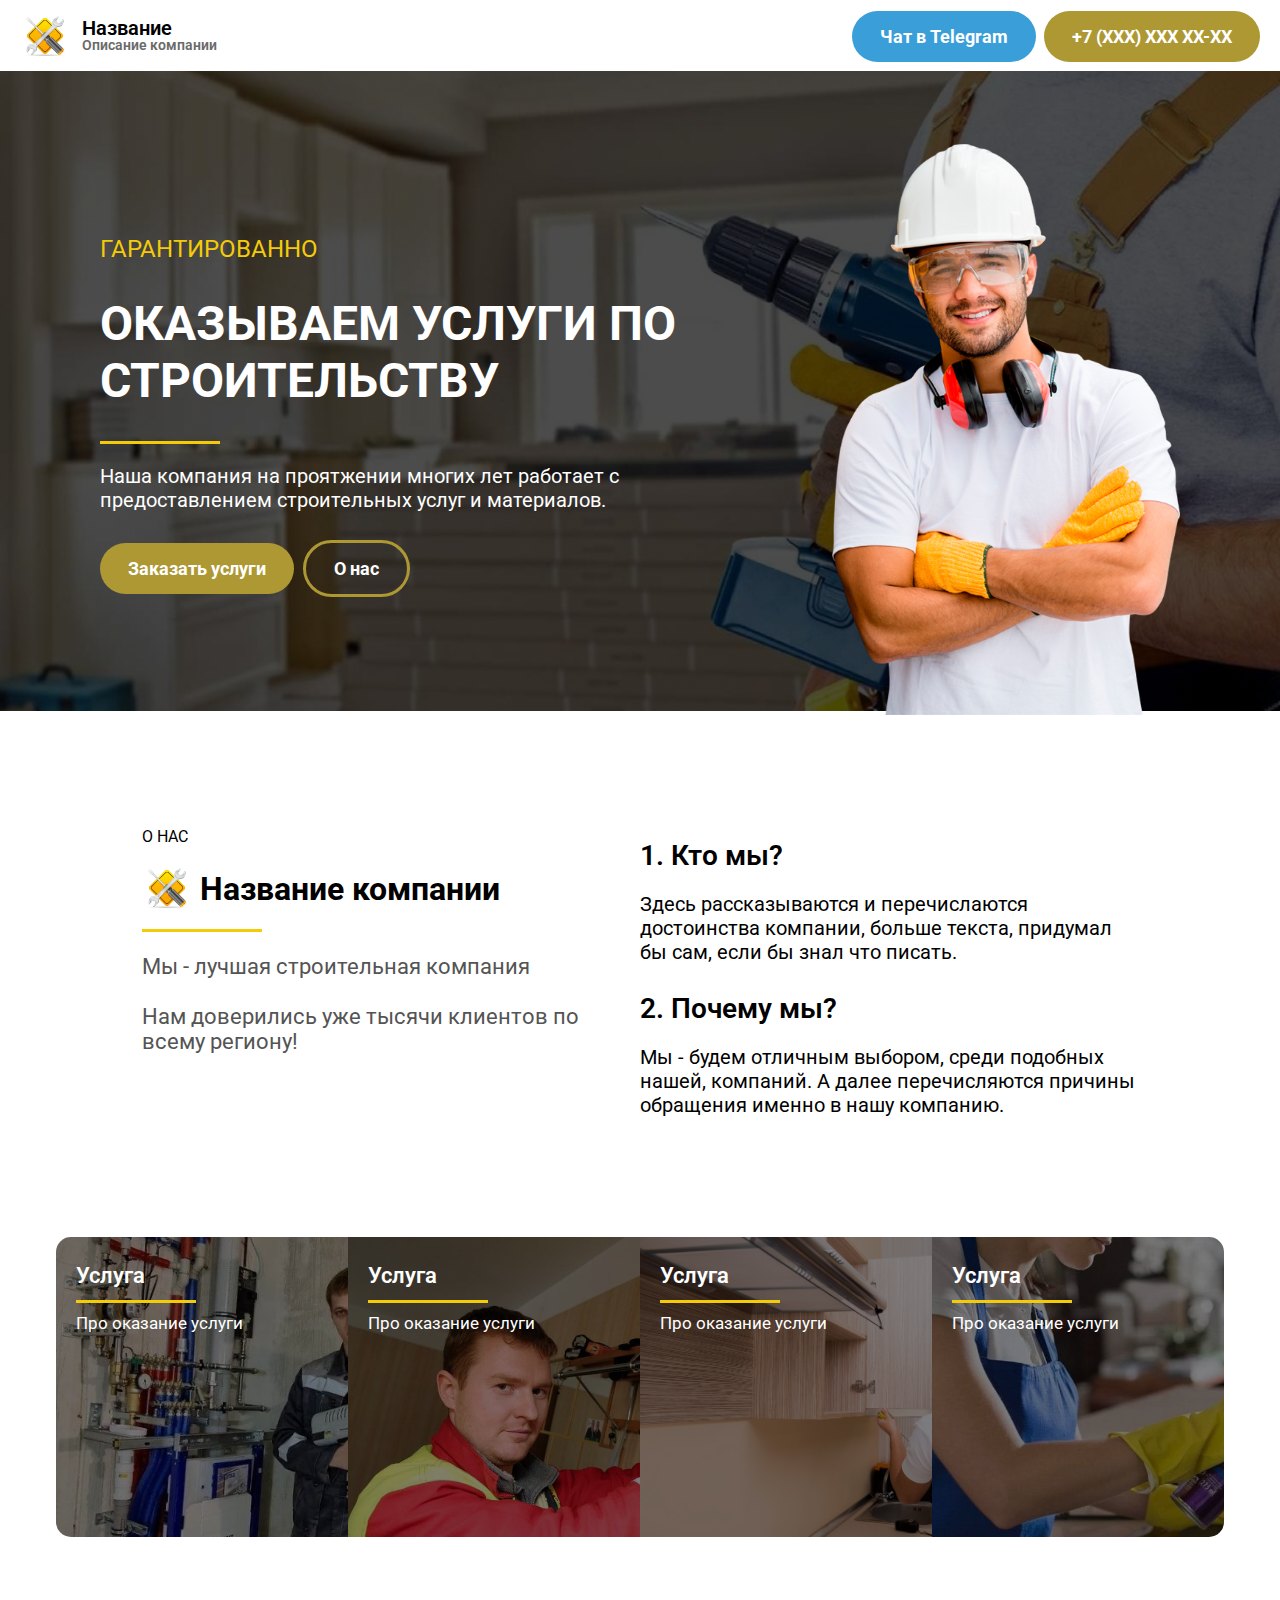
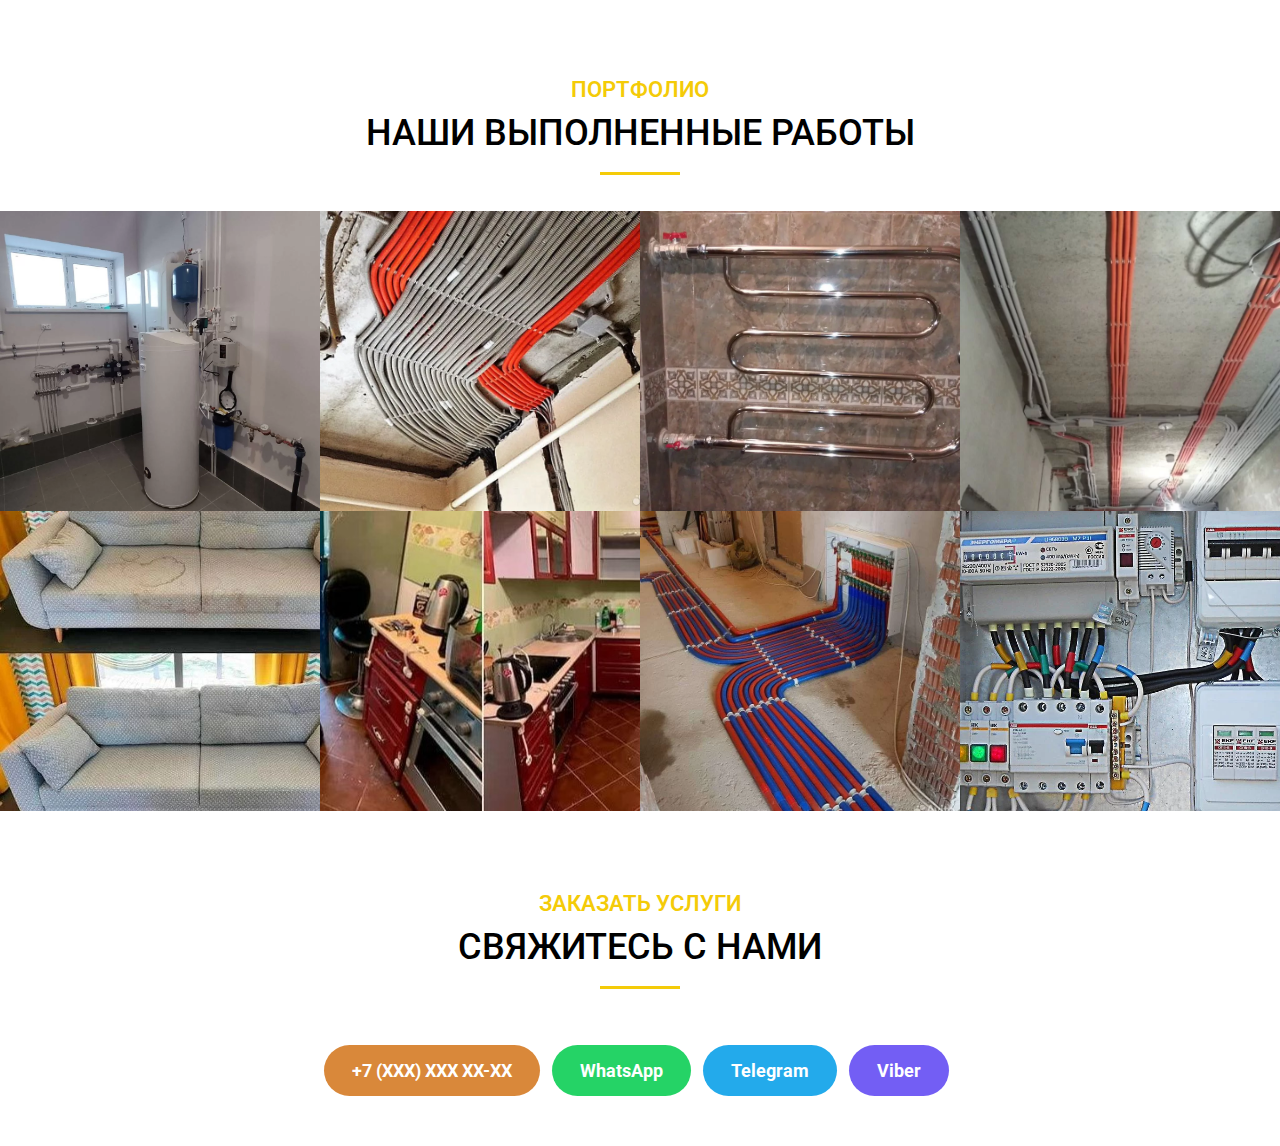
<file: index.html>
<html><head>
    <title>Название компании</title>

    <link rel="apple-touch-icon" sizes="180x180" href="apple-touch-icon.png">
    <link rel="icon" type="image/png" sizes="32x32" href="favicon-32x32.png">
    <link rel="icon" type="image/png" sizes="16x16" href="favicon-16x16.png">
    <link rel="mask-icon" href="safari-pinned-tab.svg" color="#5da578">

    <link rel="stylesheet" href="style.css">

    <meta charset="utf-8">
    <meta name="viewport" content="width=device-width, initial-scale=1">
    <meta name="msapplication-TileColor" content="#2d89ef">
    <meta name="theme-color" content="#ffffff">
</head>
<body>
    <nav>
        <img src="android-chrome-192x192.png" class="navicon">
        <p class="navtitle">Название<br>
            <navdesc>Описание компании</navdesc>
        </p>
        <a class="navbtn-call">+7 (XXX) XXX XX-XX</a>
        <a class="navbtn-tg">Чат в Telegram</a>
    </nav>
    <img src="img/cover.jpg" class="covered">
    <div class="oncovered" style="
">
        <div class="pubdiv1">
            <div class="inleft">
                <p class="bigyellow">ГАРАНТИРОВАННО</p>
                <h1 class="bigwhite">ОКАЗЫВАЕМ УСЛУГИ ПО СТРОИТЕЛЬСТВУ</h1>
                <mhr></mhr>
                <p class="additional">Наша компания на проятжении многих лет работает с предоставлением строительных услуг и материалов.</p>
                <a class="coverbtn-call">Заказать услуги</a>
                <a class="coverbtn-info">О нас</a>
            </div>
            <div class="inright">
                <img src="img/man.png" class="man-image">
            </div>
        </div>
        <div class="qinleft">
            <p class="bigyellow">ГАРАНТИРОВАННО</p>
            <h1 class="bigwhite">ОКАЗЫВАЕМ УСЛУГИ ПО СТРОИТЕЛЬСТВУ</h1>
            <mhr></mhr>
            <p class="additional">Наша компания на проятжении многих лет работает с предоставлением строительных услуг и материалов.</p>
            <a class="coverbtn-call" href="#order" style="
    text-decoration: none;
">Заказать услуги</a>

            <a class="coverbtn-info" href="#about" style="
    text-decoration: none;
">О нас</a>
        </div>
    </div>
    <div class="afterblock">
        <div class="pubdiv2" id="about">
            <div class="firstblock">
                <p>О НАС</p>
                <img src="android-chrome-192x192.png">
                <h1 class="comptitle">Название компании</h1>
                <mhr></mhr>
                <p class="compinfo">Мы - лучшая строительная компания<br><br>
                    Нам доверились уже тысячи клиентов по всему региону!
                </p>
            </div>
            <div class="pubdiv3">
                <p class="query">1. Кто мы?</p>
                <p class="answer">Здесь рассказываются и перечислаются достоинства компании, больше текста, придумал бы сам, если бы знал что писать.</p>
                <p class="query">2. Почему мы?</p>
                <p class="answer">Мы - будем отличным выбором, среди подобных нашей, компаний. А далее перечисляются причины обращения именно в нашу компанию.</p>
            </div>
            <div class="qfirstblock">
                <p>О НАС</p>
                <img src="android-chrome-192x192.png">
                <h1 class="comptitle">Компания</h1>
                <mhr></mhr>
                <p class="query">1. Кто мы?</p>
                <p class="answer">Здесь рассказываются и перечислаются достоинства компании, больше текста, придумал бы сам, если бы знал что писать.</p>
                <p class="query">2. Почему мы?</p>
                <p class="answer">Мы - будем отличным выбором, среди подобных нашей, компаний. А далее перечисляются причины обращения именно в нашу компанию.</p>
            </div>
        </div>
    </div>
    <div class="articles">
        <div class="pubdiv4">
            <div class="article-div" style="background-image: linear-gradient(0deg, rgba(0, 0, 0, 0.5), rgba(0, 0, 0, 0.5)), url(&quot;img/santech.jpg&quot;);" b1="">
                <div p20="">
                    <p class="article-name">Услуга</p>
                    <mhr></mhr>
                    <p class="article-desc">Про оказание услуги</p>
                </div>
            </div>
            <div class="article-div" style="background-image: linear-gradient(0deg, rgba(0, 0, 0, 0.5), rgba(0, 0, 0, 0.5)), url(&quot;img/electr.jpg&quot;);" b2="">
                <div p20="">
                    <p class="article-name">Услуга</p>
                    <mhr></mhr>
                    <p class="article-desc">Про оказание услуги</p>
                </div>
            </div>
            <div class="article-div" style="background-image: linear-gradient(0deg, rgba(0, 0, 0, 0.5), rgba(0, 0, 0, 0.5)), url(&quot;img/mebel.jpg&quot;);" b2="">
                <div p20="">
                    <p class="article-name">Услуга</p>
                    <mhr></mhr>
                    <p class="article-desc">Про оказание услуги</p>
                </div>
            </div>
            <div class="article-div" style="background-image: linear-gradient(0deg, rgba(0, 0, 0, 0.5), rgba(0, 0, 0, 0.5)), url(&quot;img/cleaning.jpg&quot;);" b3="">
                <div p20="">
                    <p class="article-name">Услуга</p>
                    <mhr></mhr>
                    <p class="article-desc">Про оказание услуги</p>
                </div>
            </div>
        </div>
    </div>
    <div class="article-info">
        <p class="bigyellow2">ПОРТФОЛИО</p>
        <p class="bigwhite2">НАШИ ВЫПОЛНЕННЫЕ РАБОТЫ</p>
        <mhr></mhr>
    </div>
    <div class="pubdiv5">
        <div class="image-grid">
            <img src="img/photo1.jpg">
        </div>
        <div class="image-grid">
            <img src="img/photo6.jpg">
        </div>
        <div class="image-grid">
            <img src="img/photo3.jpg">
        </div>
        <div class="image-grid">
            <img src="img/photo8.jpg">
        </div>
    </div>
    <div class="pubdiv5">
        <div class="image-grid">
            <img src="img/photo4.jpg">
        </div>
        <div class="image-grid">
            <img src="img/photo7.jpg">
        </div>
        <div class="image-grid">
            <img src="img/photo2.jpg">
        </div>
        <div class="image-grid">
            <img src="img/photo5.jpg">
        </div>
    </div>
    <div class="qpubdiv5">
        <div class="image-grid">
            <img src="img/photo1.jpg">
        </div>
        <div class="image-grid">
            <img src="img/photo6.jpg">
        </div>
    </div>
    <div class="qpubdiv5">
        <div class="image-grid">
            <img src="img/photo4.jpg">
        </div>
        <div class="image-grid">
            <img src="img/photo2.jpg">
        </div>
    </div>
<div class="article-info" style="
    margin-top: 30px;
    padding: 10px;
    width: calc(100% - 20px);
" id="order">
        <p class="bigyellow2">ЗАКАЗАТЬ УСЛУГИ</p>
        <p class="bigwhite2">СВЯЖИТЕСЬ С НАМИ</p>
        <mhr></mhr>
    </div>
<div style="
    display: flex;
    padding-bottom: 40px;
">
    <div style="
    display: inline-block;
    margin: auto;
    text-align: center;
">
    <button style="
    padding: 15px 28px 15px 28px;
    background: #d9883a;
    color: white;
    font-weight: 700;
    font-size: 18px;
    border-radius: 34px;
    margin-top: 1px;
    margin-right: 8px;
    border: none;
    margin-bottom: 10px;
">+7 (XXX) XXX XX-XX</button>
    <button style="
    padding: 15px 28px 15px 28px;
    background: #25d366;
    color: white;
    font-weight: 700;
    font-size: 18px;
    border-radius: 34px;
    margin-top: 1px;
    margin-right: 8px;
    border: none;
">WhatsApp</button>
    <button style="
    padding: 15px 28px 15px 28px;
    background: #23aaeb;
    color: white;
    font-weight: 700;
    font-size: 18px;
    border-radius: 34px;
    margin-top: 1px;
    margin-right: 8px;
    border: none;
">Telegram</button>
    <button style="
    padding: 15px 28px 15px 28px;
    background: #735ef4;
    color: white;
    font-weight: 700;
    font-size: 18px;
    border-radius: 34px;
    margin-top: 1px;
    margin-right: 8px;
    border: none;
    margin-top: 10px;
">Viber</button>
</div>
</div>


</body></html>
</file>
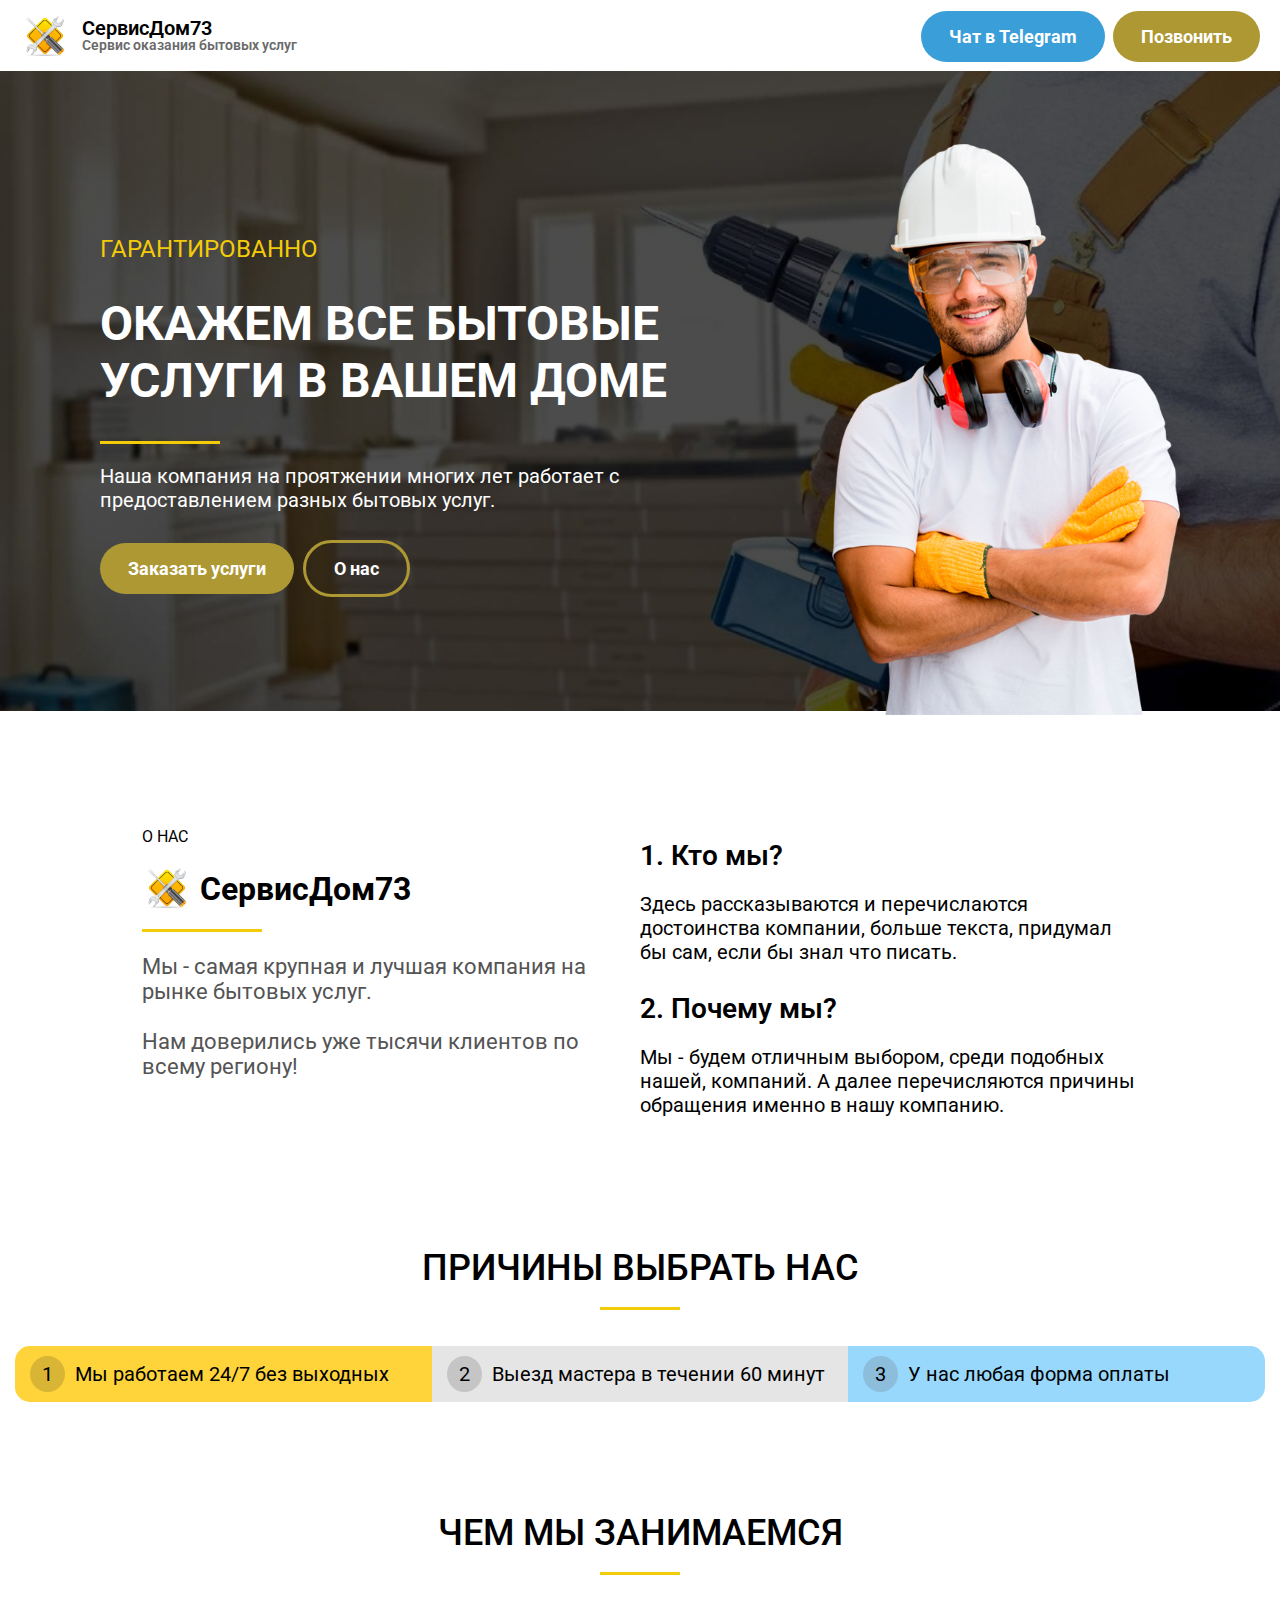
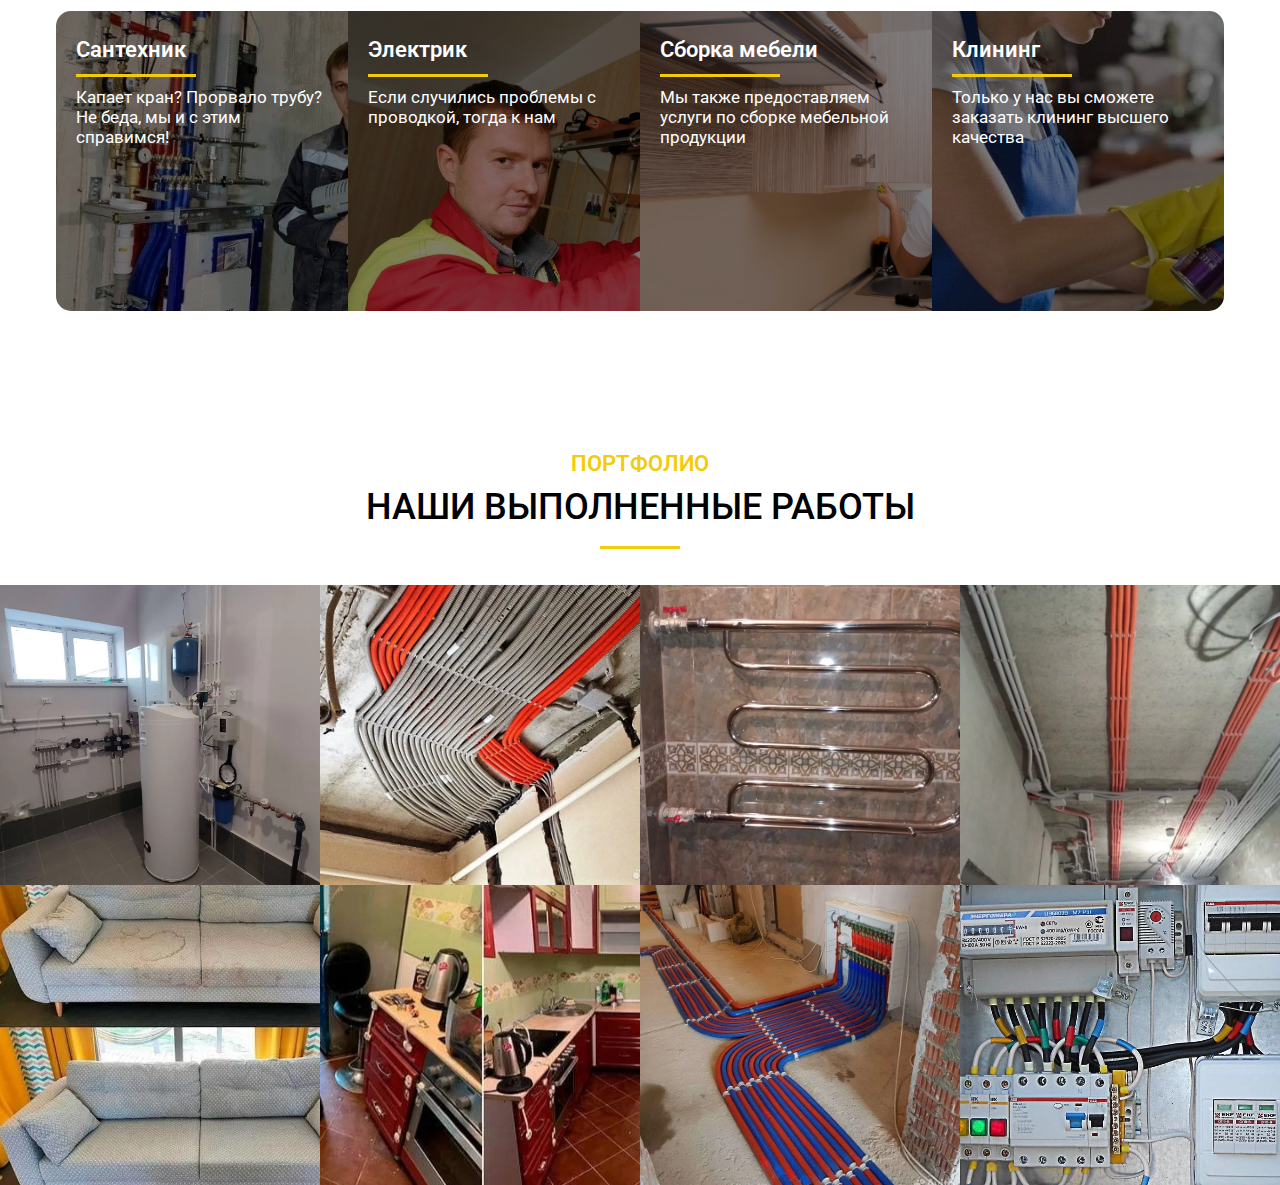
<file: add.html>
<html><head>
    <title>СервисДом73 - сервис оказания бытовых услуг</title>

    <link rel="apple-touch-icon" sizes="180x180" href="apple-touch-icon.png">
    <link rel="icon" type="image/png" sizes="32x32" href="favicon-32x32.png">
    <link rel="icon" type="image/png" sizes="16x16" href="favicon-16x16.png">
    <link rel="manifest" href="site.webmanifest">
    <link rel="mask-icon" href="safari-pinned-tab.svg" color="#5da578">

    <link rel="stylesheet" href="style.css">

    <meta charset="utf-8">
    <meta name="viewport" content="width=device-width, initial-scale=1">
    <meta name="msapplication-TileColor" content="#2d89ef">
    <meta name="theme-color" content="#ffffff">
</head>
<body>
    <nav>
        <img src="android-chrome-192x192.png" class="navicon">
        <p class="navtitle">
            СервисДом73<br>
            <navdesc>Сервис оказания бытовых услуг</navdesc>
        </p>
        <a class="navbtn-call">Позвонить</a>
        <a class="navbtn-tg">Чат в Telegram</a>
    </nav>
    <img src="img/cover.jpg" class="covered">
    <div class="oncovered">
        <div class="pubdiv1">
            <div class="inleft">
                <p class="bigyellow">ГАРАНТИРОВАННО</p>
                <h1 class="bigwhite">ОКАЖЕМ ВСЕ БЫТОВЫЕ УСЛУГИ В ВАШЕМ ДОМЕ</h1>
                <mhr></mhr>
                <p class="additional">Наша компания на проятжении многих лет работает с предоставлением разных бытовых услуг.</p>
                <a class="coverbtn-call">Заказать услуги</a>
                <a class="coverbtn-info">О нас</a>
            </div>
            <div class="inright">
                <img src="img/man.png" class="man-image">
            </div>
        </div>
        <div class="qinleft">
            <p class="bigyellow">ГАРАНТИРОВАННО</p>
            <h1 class="bigwhite">ОКАЖЕМ ВСЕ БЫТОВЫЕ УСЛУГИ В ВАШЕМ ДОМЕ</h1>
            <mhr></mhr>
            <p class="additional">Наша компания на проятжении многих лет работает с предоставлением разных бытовых услуг.</p>
            <a class="coverbtn-call">Заказать услуги</a>

            <a class="coverbtn-info">О нас</a>
        </div>
    </div>
    <div class="afterblock">
        <div class="pubdiv2">
            <div class="firstblock">
                <p>О НАС</p>
                <img src="android-chrome-192x192.png">
                <h1 class="comptitle">СервисДом73</h1>
                <mhr></mhr>
                <p class="compinfo">
                    Мы - самая крупная и лучшая компания на рынке бытовых услуг.<br><br>
                    Нам доверились уже тысячи клиентов по всему региону!
                </p>
            </div>
            <div class="pubdiv3">
                <p class="query">1. Кто мы?</p>
                <p class="answer">Здесь рассказываются и перечислаются достоинства компании, больше текста, придумал бы сам, если бы знал что писать.</p>
                <p class="query">2. Почему мы?</p>
                <p class="answer">Мы - будем отличным выбором, среди подобных нашей, компаний. А далее перечисляются причины обращения именно в нашу компанию.</p>
            </div>
            <div class="qfirstblock">
                <p>О НАС</p>
                <img src="android-chrome-192x192.png">
                <h1 class="comptitle">СервисДом73</h1>
                <mhr></mhr>
                <p class="query">1. Кто мы?</p>
                <p class="answer">Здесь рассказываются и перечислаются достоинства компании, больше текста, придумал бы сам, если бы знал что писать.</p>
                <p class="query">2. Почему мы?</p>
                <p class="answer">Мы - будем отличным выбором, среди подобных нашей, компаний. А далее перечисляются причины обращения именно в нашу компанию.</p>
            </div>
        </div>
    </div>
    <div class="article-info">
        <p class="bigwhite2">ПРИЧИНЫ ВЫБРАТЬ НАС</p>
        <mhr></mhr>
    </div><div style="
width: 100%;
display: flex;
justify-content: center;
padding: 0px 0px 100px 0px;
">
<div style="
width: 100%;
max-width: 1250px;
display: flex;
">
<div b1="" style="
width: 33.33333333%;
background: #ffd43a;
border-radius: 15px 0px 0px 15px;
padding: 10px 15px;
display: flex;
font-size: 20px;
">
<div style="
padding: 6px 12px;
background: #d9b535;
border-radius: 50%;
max-height: 25px;
">1</div>
<p style="
margin-bottom: 0px;
margin-top: 0px;
line-height: 36px;
margin-left: 10px;
">Мы работаем 24/7 без выходных</p>
</div>
<div b1="" style="
width: 33.33333333%;
background: #e5e5e5;
/* border-radius: 15px 0px 0px 15px; */
padding: 10px 15px;
display: flex;
font-size: 20px;
">
<div style="
padding: 6px 12px;
background: #c5c5c5;
border-radius: 50%;
max-height: 25px;
">2</div>
<p style="
margin-bottom: 0px;
margin-top: 0px;
line-height: 36px;
margin-left: 10px;
">Выезд мастера в течении 60 минут</p>
</div><div b1="" style="
width: 33.33333333%;
background: #99d8fd;
border-radius: 0px 15px 15px 0px;
padding: 10px 15px;
display: flex;
font-size: 20px;
">
<div style="
padding: 6px 12px;
background: #8cbedb;
border-radius: 50%;
max-height: 25px;
">3</div>
<p style="
margin-bottom: 0px;
margin-top: 0px;
line-height: 36px;
margin-left: 10px;
">У нас любая форма оплаты</p>
</div></div>
</div>
<div class="article-info">
        <p class="bigwhite2">ЧЕМ МЫ ЗАНИМАЕМСЯ</p>
        <mhr></mhr>
    </div>
<div class="articles">
        <div class="pubdiv4">
            <div class="article-div" style="background-image: linear-gradient(0deg, rgba(0, 0, 0, 0.5), rgba(0, 0, 0, 0.5)), url(&quot;img/santech.jpg&quot;);" b1="">
                <div p20="" style="
/* justify-content: flex-end; */
/* display: flex; */
">
                    <p class="article-name">Сантехник</p>
                    <mhr></mhr>
                    <p class="article-desc">Капает кран? Прорвало трубу? Не беда, мы и с этим справимся!</p>
                </div>
            </div>
            <div class="article-div" style="background-image: linear-gradient(0deg, rgba(0, 0, 0, 0.5), rgba(0, 0, 0, 0.5)), url(&quot;img/electr.jpg&quot;);" b2="">
                <div p20="">
                    <p class="article-name">Электрик</p>
                    <mhr></mhr>
                    <p class="article-desc">Если случились проблемы с проводкой, тогда к нам</p>
                </div>
            </div>
            <div class="article-div" style="background-image: linear-gradient(0deg, rgba(0, 0, 0, 0.5), rgba(0, 0, 0, 0.5)), url(&quot;img/mebel.jpg&quot;);" b2="">
                <div p20="">
                    <p class="article-name">Сборка мебели</p>
                    <mhr></mhr>
                    <p class="article-desc">Мы также предоставляем услуги по сборке мебельной продукции</p>
                </div>
            </div>
            <div class="article-div" style="background-image: linear-gradient(0deg, rgba(0, 0, 0, 0.5), rgba(0, 0, 0, 0.5)), url(&quot;img/cleaning.jpg&quot;);" b3="">
                <div p20="">
                    <p class="article-name">Клининг</p>
                    <mhr></mhr>
                    <p class="article-desc">Только у нас вы сможете заказать клининг высшего качества</p>
                </div>
            </div>
        </div>
    </div>
    <div class="article-info">
        <p class="bigyellow2">ПОРТФОЛИО</p>
        <p class="bigwhite2">НАШИ ВЫПОЛНЕННЫЕ РАБОТЫ</p>
        <mhr></mhr>
    </div>
    <div class="pubdiv5">
        <div class="image-grid">
            <img src="img/photo1.jpg">
        </div>
        <div class="image-grid">
            <img src="img/photo6.jpg">
        </div>
        <div class="image-grid">
            <img src="img/photo3.jpg">
        </div>
        <div class="image-grid">
            <img src="img/photo8.jpg">
        </div>
    </div>
    <div class="pubdiv5">
        <div class="image-grid">
            <img src="img/photo4.jpg">
        </div>
        <div class="image-grid">
            <img src="img/photo7.jpg">
        </div>
        <div class="image-grid">
            <img src="img/photo2.jpg">
        </div>
        <div class="image-grid">
            <img src="img/photo5.jpg">
        </div>
    </div>
    <div class="qpubdiv5">
        <div class="image-grid">
            <img src="img/photo1.jpg">
        </div>
        <div class="image-grid">
            <img src="img/photo6.jpg">
        </div>
    </div>
    <div class="qpubdiv5">
        <div class="image-grid">
            <img src="img/photo4.jpg">
        </div>
        <div class="image-grid">
            <img src="img/photo2.jpg">
        </div>
    </div>


</body></html>
</file>
<file: style.css>
@import url('https://fonts.googleapis.com/css?family=Roboto|Open+Sans:200,300,400,700,800,900&amp;subset=latin');

* {
    font-family: Roboto;
}
body {
    margin: 0;
}
nav {
    padding: 10px 20px 10px 20px;
    position: static;
}
.navicon {
    width: 50px;
    float: left;
    margin-top: 2px;
}
.navtitle {
    display: inline-block;
    font-size: 20px;
    margin-top: 10px;
    margin-bottom: 7px;
    margin-left: 12px;
    font-weight: 600;
    line-height: 17px;
}
navdesc {
    font-size: 14px;
    color: #6a6a6a;
}
.navbtn-call {
    padding: 15px 28px 15px 28px;
    background: #ad9834;
    color: white;
    font-weight: 700;
    font-size: 18px;
    border-radius: 34px;
    margin-top: 1px;
    float: right;
}
.navbtn-tg {
    padding: 15px 28px 15px 28px;
    background: #3a9ed9;
    color: white;
    font-weight: 700;
    font-size: 18px;
    border-radius: 34px;
    margin-top: 1px;
    float: right;
    margin-right: 8px;
}
.covered {
    height: 640px;
    object-fit: cover;
    width: 100%;
    position: absolute;
    z-index: 1;
}
.oncovered {
    height: 640px;
    background: linear-gradient(0deg, rgba(0, 0, 0, 0.7), rgba(0, 0, 0, 0.7));
    position: relative;
    z-index: 5;
    display: flex;
    justify-content: center;
}
.oncovered .pubdiv1 {
    position: absolute;
    bottom: 0;
    height: auto;
    padding: 100px;
    /* display: inherit; */
    width: calc(100% - 200px);
    /* font-size: 1.5rem; */
    /* color: #f4cb08 !important; */
    /* margin: auto; */
    max-width: 1200px;
    /* justify-content: center; */
    display: flex;
}
.inleft {
    width: 50%;
    display: inline-block;
    position: absolute;
    height: 500px;
    bottom: 0;
}
.bigyellow {
    font-size: 1.5rem;
    color: #f4cb08;
}
.bigwhite {
    color: white;
    font-size: 48px;
}
mhr {
    display: block;
    background: #f4cb08;
    width: 120px;
    height: 3px;
}
.additional {
    color: white;
    font-size: 20px;
    margin-bottom: 46px;
}
.coverbtn-call {
    padding: 15px 28px 15px 28px;
    background: #ad9834;
    color: white;
    font-weight: 700;
    font-size: 18px;
    border-radius: 34px;
}
.coverbtn-info {
    padding: 15px 28px 15px 28px;
    border: 3px solid #ad9834;
    color: white;
    font-weight: 700;
    font-size: 18px;
    border-radius: 34px;
    margin-left: 5px;
}
.inright {
    float: right;
    margin-bottom: -104px;
    width: 100%;
    text-align: right;
}
.man-image {
    width: 348px;
    height: 571px;
}
.infoblock {
    background: white;
    width: 100%;
    display: flex;
    justify-content: center;
}
.pubdiv2 {
    padding: 100px;
    background: white;
    display: flex;
    width: 100%;
    max-width: 996px;
}
.firstblock {
    width: calc(50% - 50px);
    display: inline-block;
    padding-right: 50px;
}
.firstblock img, .qfirstblock img {
    width: 50px;
    float: left;
    margin-top: 2px;
}
.firstblock .comptitle {
    margin-top: 24px;
    margin-left: 58px;
}
.firstblock .compinfo {
    width: 100%;
    font-size: 22px;
    color: #545454;
}
.pubdiv3 {
    width: 50%;
    display: inline-block;
}
p.query {
    font-size: 28px;
    font-weight: 600;
    margin-bottom: 10px;
}
p.answer {
    font-size: 20px;
}
.afterblock {
    background: white;
    display: flex;
    justify-content: center;
}
.articles {
    width: 100%;
    display: flex;
    justify-content: center;
    padding: 0px 0px 100px 0px;
}
.pubdiv4 {
    width: 100%;
    max-width: 1168px;
    display: flex;
}
.article-div {
    background-size: cover;
    height: 300px;
    width: 100%;
    max-width: 33.33333333%;
}
[p20] {
    padding: 20px;
    bottom: 0;
}
.article-name {
    font-size: 22px;
    color: white;
    font-weight: 600;
    margin-bottom: 12px;
    margin-top: 6px;
}
.article-desc {
    font-size: 17px;
    color: white;
    margin-bottom: 12px;
    margin-top: 10px;
}
.article-div[b1] { border-radius: 15px 0px 0px 15px; }
.article-div[b2] { border-radius: 0px 0px 0px 0px; }
.article-div[b3] { border-radius: 0px 15px 15px 0px; }
.article-info {
    background: #ffffff;
    display: inline-block;
    width: 100%;
    text-align: center;
}
.bigyellow2 {
    color: #f4cb08;
    font-size: 22px;
    font-weight: 600;
    margin-top: 40px;
    margin-bottom: 5px;
}
.bigwhite2 {
    color: black;
    font-size: 36px;
    font-weight: 500;
    margin-top: 10px;
    margin-bottom: 18px;
}
.article-info mhr {
    margin: auto;
    margin-bottom: 36px;
    width: 80px;
}
.pubdiv5 {
    width: 100%;
    display: flex;
}
.image-grid {
    width: 25%;
    height: 300px;
}
.image-grid img {
    width: 100%;
    height: 100%;
    object-fit: cover;
}
.qinleft {
    width: 100%;
    display: none;
    bottom: 0;
    padding-left: 20px;
    padding-right: 20px;
    height: auto;
}
.qfirstblock {
    display: none;
}
.qpubdiv5 {
    display: none;
}
.qpubdiv5 .image-grid {
    width: 50%;
    height: 210px;
}

@media screen and (max-width: 1180px) {
    .inleft {
        width: 40%;
    }
    .bigwhite {
        font-size: 32px;
    }
}
@media screen and (max-width: 980px) {
    .man-image {
        width: 300px;
        height: 500px;
    }
    .bigwhite {
        font-size: 32px;
    }
}
@media screen and (max-width: 880px) {
    .inright {
        display: none;
    }
}
@media screen and (max-width: 796px) {
    .qinleft {
        display: inline-block;
    }
    .bigyellow {
        font-size: 1rem;
    }
    .bigwhite {
        font-size: 25px;
    }
    .additional {
        font-size: 17px;
        margin-bottom: 16px;
    }
    .covered, .navbtn-call, .pubdiv1, .navbtn-tg, .firstblock, .pubdiv3, .pubdiv5 {
        display: none !important;
    }
    .oncovered {
        background-image: linear-gradient(0deg, rgba(0, 0, 0, 0.7), rgba(0, 0, 0, 0.7)), url(img/cover.jpg);
        background-size: cover;
        display: flex;
        justify-content: center;
        padding: 0px;
        padding-top: 20px;
        padding-bottom: 30px;
        width: 100%;
        height: auto;
    }
    .coverbtn-call, .coverbtn-info {
        display: inline-block;
        margin-top: 10px;
    }
    .pubdiv2 {
        padding: 30px;
        padding-bottom: 50px;
        padding-top: 25px;
    }
    .qfirstblock {
        display: block;
    }
    .pubdiv4 {
        display: block;
    }
    .article-div {
        width: 100%;
        max-width: 100%;
        height: auto;
    }
    .article-div[b1] {
        border-radius: 15px 15px 0px 0px;
    }
    .article-div[b2] {
        border-radius: 0px 0px 0px 0px;
    }
    .article-div[b3] {
        border-radius: 0px 0px 15px 15px;
    }
    .article-div mhr {
        display: none;
    }
    .article-desc {
        margin-bottom: 6px;
    }
    .article-info {
        background-color: white;
    }
    .articles {
        padding-bottom: 50px;
    }
    .bigwhite2 {
        color: black;
    }
    .bigyellow2 {
        margin-top: 10px;
    }
    .qpubdiv5 {
        display: flex;
    }
}
</file>
